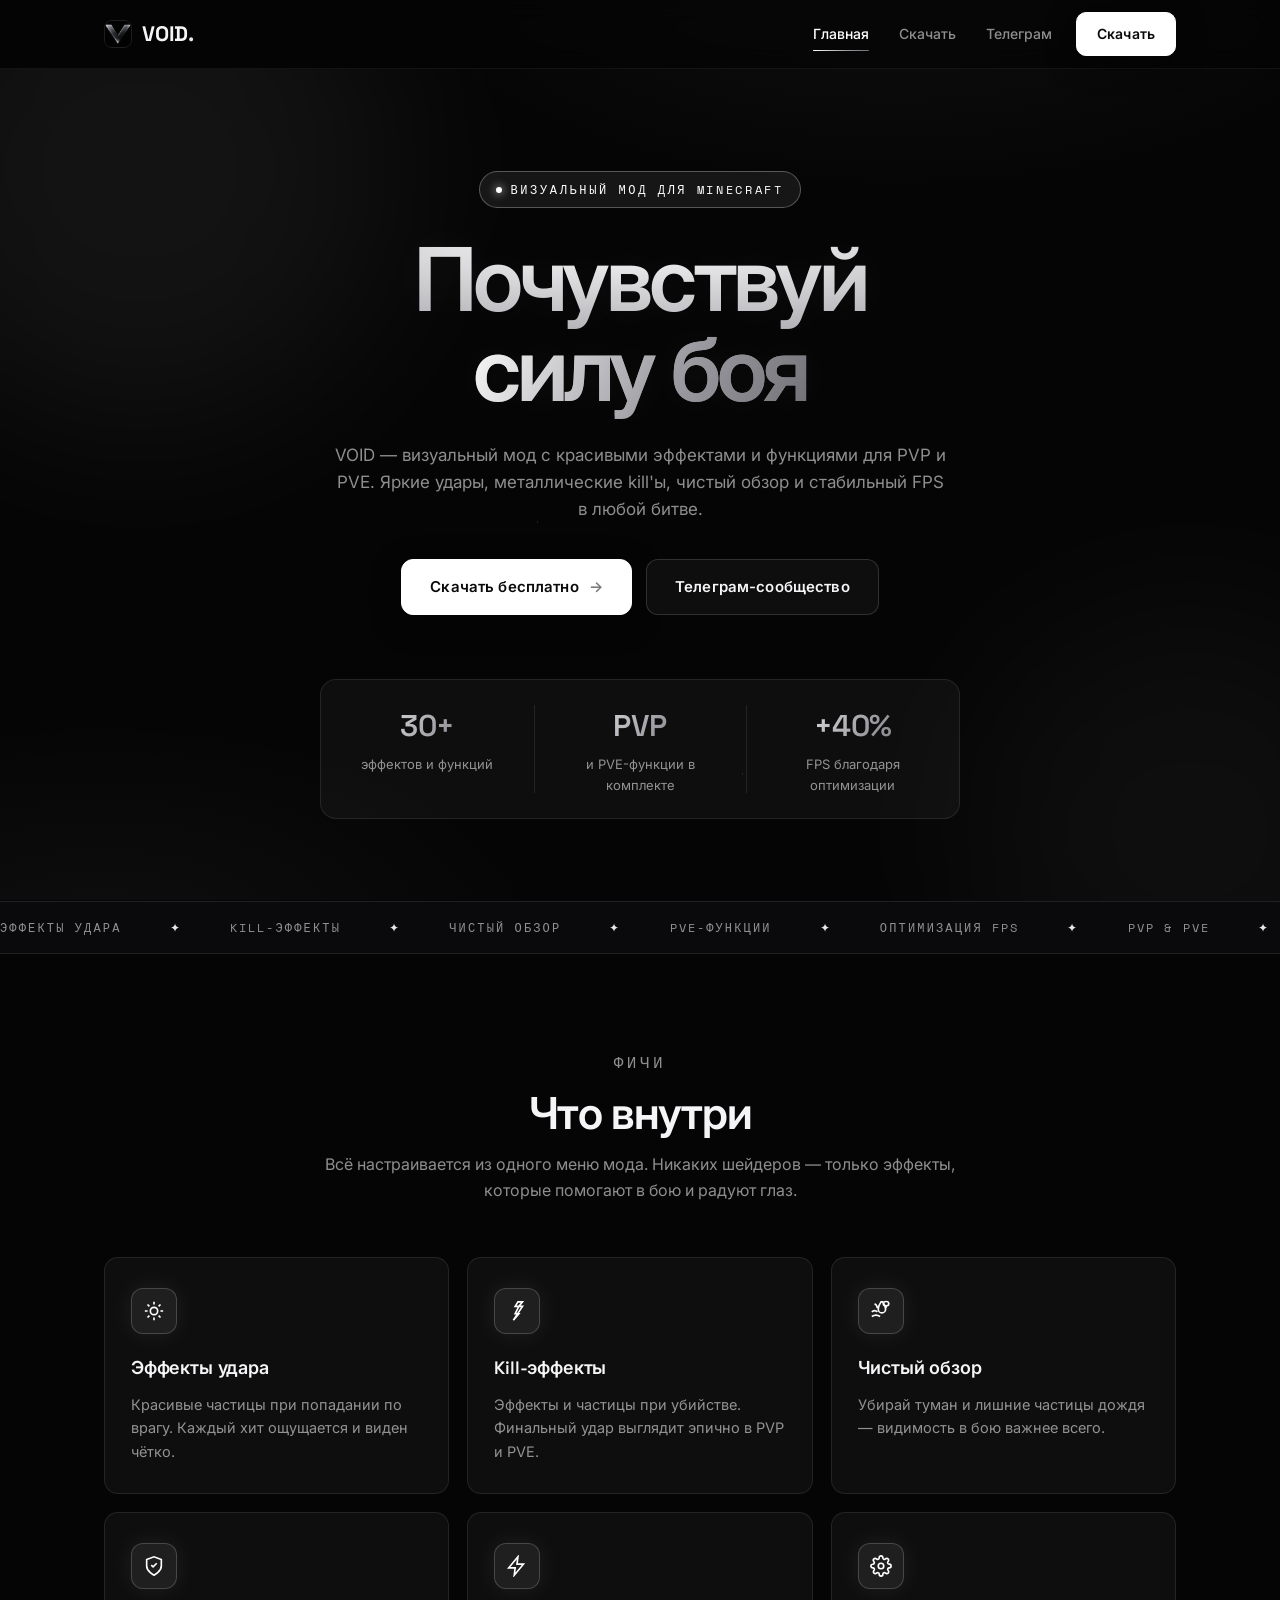
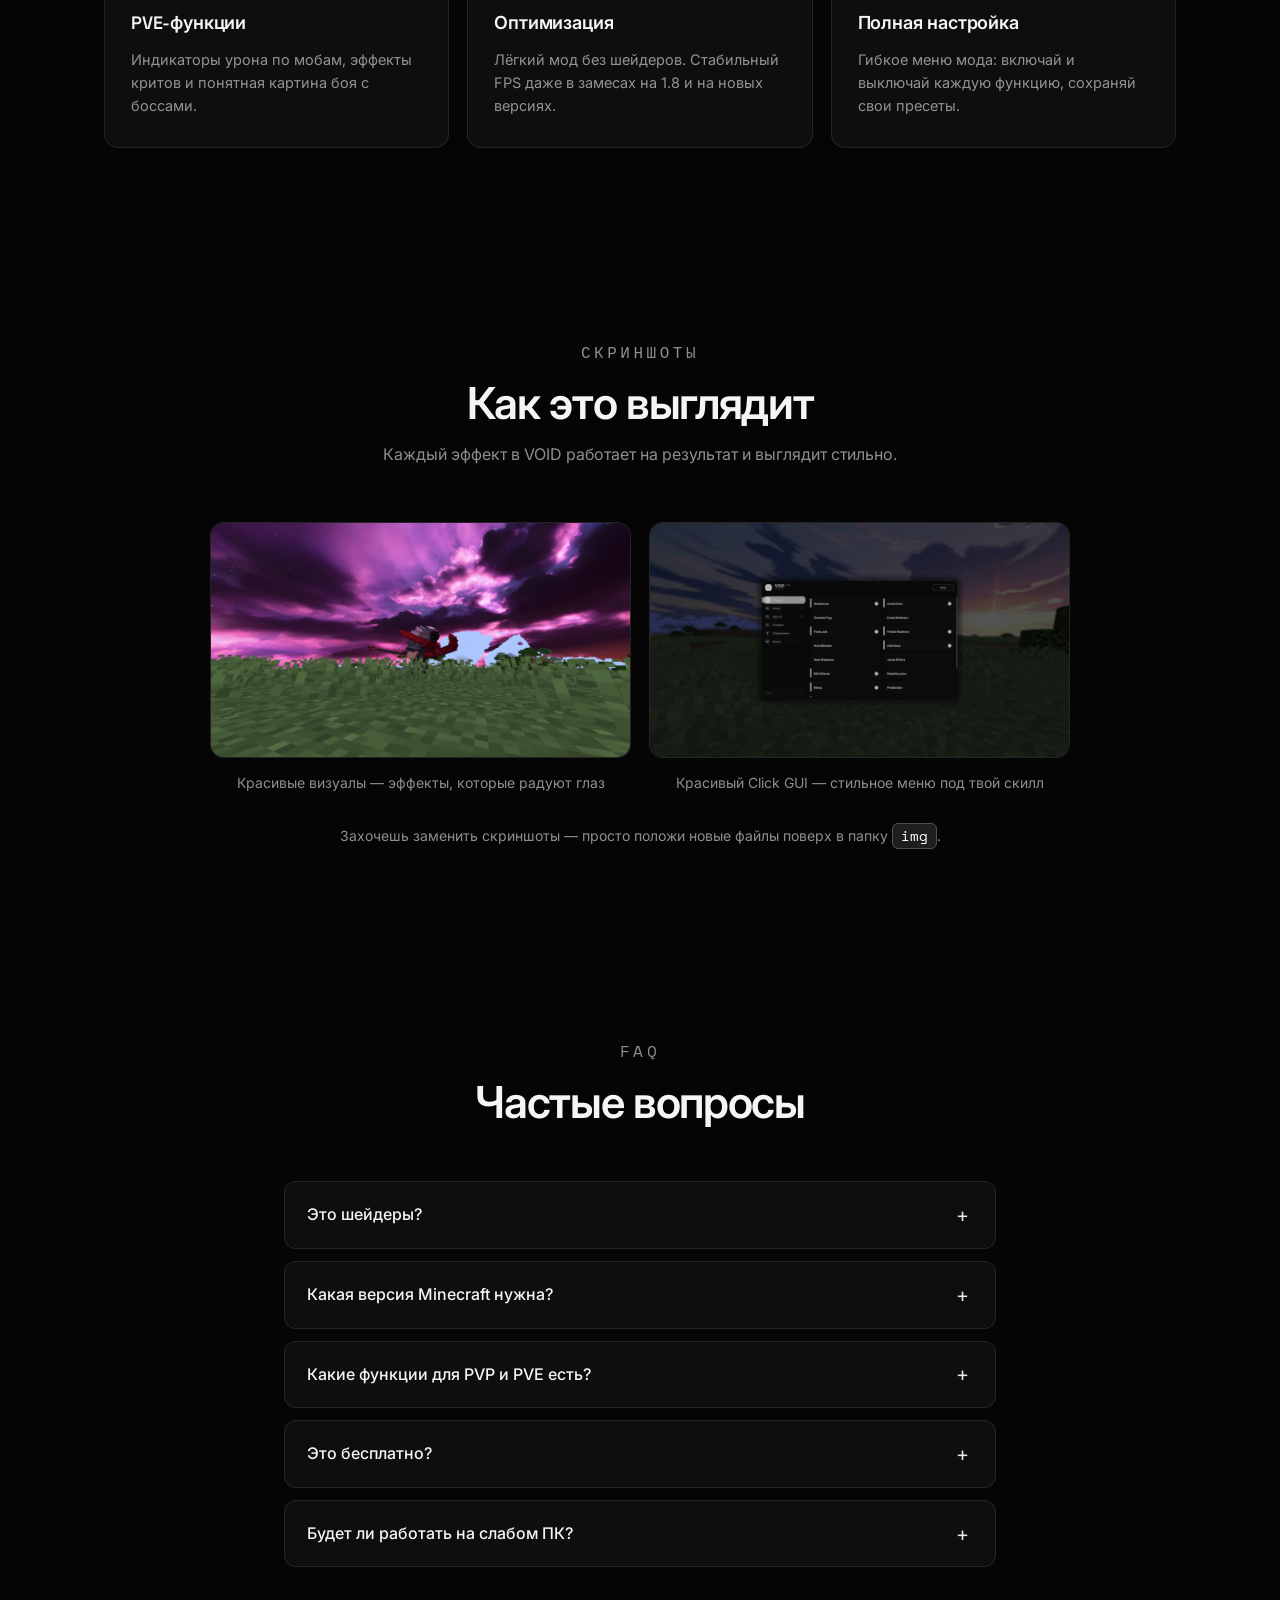
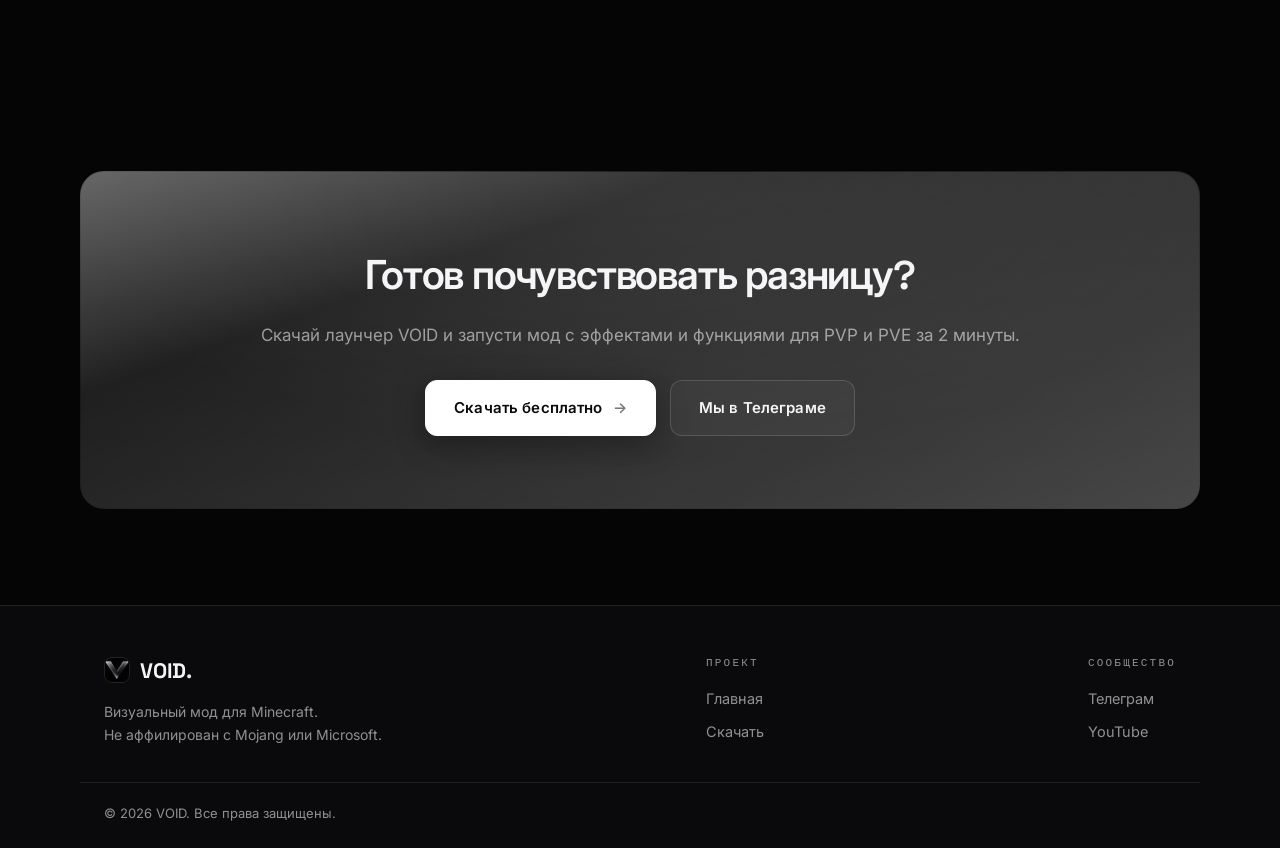
<file: index.html>
<!DOCTYPE html>
<html lang="ru">
<head>
  <meta charset="UTF-8">
  <meta name="viewport" content="width=device-width, initial-scale=1.0">
  <title>VOID — Визуальный мод для Minecraft</title>
  <meta name="description" content="VOID — визуальный мод для Minecraft с красивыми эффектами и функциями для PVP и PVE. Скачай лаунчер и почувствуй разницу в бою.">
  <link rel="icon" type="image/svg+xml" href="data:image/svg+xml,%3Csvg xmlns='http://www.w3.org/2000/svg' viewBox='0 0 32 32'%3E%3Crect width='32' height='32' rx='6' fill='%23ffffff'/%3E%3Ccircle cx='16' cy='16' r='7' fill='%230a0a0a'/%3E%3C/svg%3E">
  <link rel="preconnect" href="https://fonts.googleapis.com">
  <link rel="preconnect" href="https://fonts.gstatic.com" crossorigin>
  <link href="https://fonts.googleapis.com/css2?family=Inter:wght@400;500;600;700&family=Space+Grotesk:wght@500;600;700&family=Space+Mono:wght@400;700&display=swap" rel="stylesheet">
  <link rel="stylesheet" href="css/style.css">
</head>
<body>

  <div class="stars" aria-hidden="true"></div>

  <header class="nav">
    <div class="container nav__inner">
      <a href="index.html" class="logo">
        <img src="img/logo.png" alt="VOID logo" class="logo__img">
        <span>VOID<span class="logo__dot">.</span></span>
      </a>
      <nav class="nav__links">
        <a href="index.html" class="nav__link active">Главная</a>
        <a href="download.html" class="nav__link">Скачать</a>
        <a href="https://t.me/OrbitClient12" target="_blank" rel="noopener" class="nav__link">Телеграм</a>
      </nav>
      <a href="download.html" class="btn btn--small">Скачать</a>
      <button class="burger" id="burger" aria-label="Меню">
        <span></span><span></span><span></span>
      </button>
    </div>
    <div class="nav__mobile" id="mobileMenu">
      <a href="index.html">Главная</a>
      <a href="download.html">Скачать</a>
      <a href="https://t.me/OrbitClient12" target="_blank" rel="noopener">Телеграм</a>
    </div>
  </header>

  <main>
    <section class="hero">
      <div class="hero__orb hero__orb--1" aria-hidden="true"></div>
      <div class="hero__orb hero__orb--2" aria-hidden="true"></div>
      <div class="container hero__inner">
        <p class="hero__tag reveal">ВИЗУАЛЬНЫЙ МОД ДЛЯ MINECRAFT</p>
        <h1 class="hero__title reveal">Почувствуй<br><span class="gradient-text">силу боя</span></h1>
        <p class="hero__sub reveal">
          VOID — визуальный мод с красивыми эффектами и функциями для PVP и PVE.
          Яркие удары, металлические kill'ы, чистый обзор и стабильный FPS в любой битве.
        </p>
        <div class="hero__actions reveal">
          <a href="download.html" class="btn">Скачать бесплатно<span class="btn__arrow">→</span></a>
          <a href="https://t.me/OrbitClient12" target="_blank" rel="noopener" class="btn btn--ghost">Телеграм-сообщество</a>
        </div>
        <div class="hero__stats reveal">
          <div class="stat">
            <span class="stat__num">30+</span>
            <span class="stat__label">эффектов и функций</span>
          </div>
          <div class="stat">
            <span class="stat__num">PVP</span>
            <span class="stat__label">и PVE-функции в комплекте</span>
          </div>
          <div class="stat">
            <span class="stat__num">+40%</span>
            <span class="stat__label">FPS благодаря оптимизации</span>
          </div>
        </div>
      </div>
    </section>

    <div class="marquee" aria-hidden="true">
      <div class="marquee__track">
        <span>Эффекты удара</span><span>Kill-эффекты</span><span>Чистый обзор</span><span>PVE-функции</span><span>Оптимизация FPS</span><span>PVP &amp; PVE</span><span>Полная настройка</span>
        <span>Эффекты удара</span><span>Kill-эффекты</span><span>Чистый обзор</span><span>PVE-функции</span><span>Оптимизация FPS</span><span>PVP &amp; PVE</span><span>Полная настройка</span>
      </div>
    </div>

    <section class="section features">
      <div class="container">
        <div class="section__head reveal">
          <p class="section__eyebrow">Фичи</p>
          <h2>Что внутри</h2>
          <p>Всё настраивается из одного меню мода. Никаких шейдеров — только эффекты, которые помогают в бою и радуют глаз.</p>
        </div>
        <div class="grid">
          <article class="card reveal">
            <div class="card__icon">
              <svg viewBox="0 0 24 24" fill="none" stroke="currentColor" stroke-width="1.8"><circle cx="12" cy="12" r="4"/><path d="M12 2v3M12 19v3M2 12h3M19 12h3M4.9 4.9l2.1 2.1M17 17l2.1 2.1M19.1 4.9L17 7M7 17l-2.1 2.1"/></svg>
            </div>
            <h3>Эффекты удара</h3>
            <p>Красивые частицы при попадании по врагу. Каждый хит ощущается и виден чётко.</p>
          </article>
          <article class="card reveal">
            <div class="card__icon">
              <svg viewBox="0 0 24 24" fill="none" stroke="currentColor" stroke-width="1.8"><path d="m13 2-3 5h4l-4 8h4l-6 7 10-15h-4l4-5z"/></svg>
            </div>
            <h3>Kill-эффекты</h3>
            <p>Эффекты и частицы при убийстве. Финальный удар выглядит эпично в PVP и PVE.</p>
          </article>
          <article class="card reveal">
            <div class="card__icon">
              <svg viewBox="0 0 24 24" fill="none" stroke="currentColor" stroke-width="1.8"><ellipse cx="17.5" cy="4" rx="3" ry="2.4"/><path d="M17.5 6.4V9M12 2c-2 3-3 5-3 8a4 4 0 0 0 8 0c0-3-1-5-3-8zM2 13c2-2 4-2 6 0M2 18c3-2 6-2 9 0"/><path d="M5 4c2 1 3 3 3 5"/></svg>
            </div>
            <h3>Чистый обзор</h3>
            <p>Убирай туман и лишние частицы дождя — видимость в бою важнее всего.</p>
          </article>
          <article class="card reveal">
            <div class="card__icon">
              <svg viewBox="0 0 24 24" fill="none" stroke="currentColor" stroke-width="1.8"><path d="M12 22s8-4 8-10V5l-8-3-8 3v7c0 6 8 10 8 10z"/><path d="M9 11l2 2 4-4"/></svg>
            </div>
            <h3>PVE-функции</h3>
            <p>Индикаторы урона по мобам, эффекты критов и понятная картина боя с боссами.</p>
          </article>
          <article class="card reveal">
            <div class="card__icon">
              <svg viewBox="0 0 24 24" fill="none" stroke="currentColor" stroke-width="1.8"><path d="M13 2 3 14h7l-1 8 10-12h-7l1-8z"/></svg>
            </div>
            <h3>Оптимизация</h3>
            <p>Лёгкий мод без шейдеров. Стабильный FPS даже в замесах на 1.8 и на новых версиях.</p>
          </article>
          <article class="card reveal">
            <div class="card__icon">
              <svg viewBox="0 0 24 24" fill="none" stroke="currentColor" stroke-width="1.8"><circle cx="12" cy="12" r="3"/><path d="M19.4 15a1.65 1.65 0 0 0 .33 1.82l.06.06a2 2 0 1 1-2.83 2.83l-.06-.06a1.65 1.65 0 0 0-1.82-.33 1.65 1.65 0 0 0-1 1.51V21a2 2 0 1 1-4 0v-.09A1.65 1.65 0 0 0 9 19.4a1.65 1.65 0 0 0-1.82.33l-.06.06a2 2 0 1 1-2.83-2.83l.06-.06a1.65 1.65 0 0 0 .33-1.82 1.65 1.65 0 0 0-1.51-1H3a2 2 0 1 1 0-4h.09A1.65 1.65 0 0 0 4.6 9a1.65 1.65 0 0 0-.33-1.82l-.06-.06a2 2 0 1 1 2.83-2.83l.06.06a1.65 1.65 0 0 0 1.82.33H9a1.65 1.65 0 0 0 1-1.51V3a2 2 0 1 1 4 0v.09a1.65 1.65 0 0 0 1 1.51 1.65 1.65 0 0 0 1.82-.33l.06-.06a2 2 0 1 1 2.83 2.83l-.06.06a1.65 1.65 0 0 0-.33 1.82V9a1.65 1.65 0 0 0 1.51 1H21a2 2 0 1 1 0 4h-.09a1.65 1.65 0 0 0-1.51 1z"/></svg>
            </div>
            <h3>Полная настройка</h3>
            <p>Гибкое меню мода: включай и выключай каждую функцию, сохраняй свои пресеты.</p>
          </article>
        </div>
      </div>
    </section>

    <section class="section showcase">
      <div class="container">
        <div class="section__head reveal">
          <p class="section__eyebrow">Скриншоты</p>
          <h2>Как это выглядит</h2>
          <p>Каждый эффект в VOID работает на результат и выглядит стильно.</p>
        </div>
        <div class="shots shots--two">
          <figure class="shot reveal">
            <div class="shot__img">
              <img src="img/visuals.png" alt="Красивые визуалы VOID" class="shot__ph img">
            </div>
            <figcaption>Красивые визуалы — эффекты, которые радуют глаз</figcaption>
          </figure>
          <figure class="shot reveal">
            <div class="shot__img">
              <img src="img/click-gui.png" alt="Красивый Click GUI VOID" class="shot__ph img">
            </div>
            <figcaption>Красивый Click GUI — стильное меню под твой скилл</figcaption>
          </figure>
        </div>
        <p class="note reveal">Захочешь заменить скриншоты — просто положи новые файлы поверх в папку <code>img</code>.</p>
      </div>
    </section>

    <section class="section faq">
      <div class="container container--narrow">
        <div class="section__head reveal">
          <p class="section__eyebrow">FAQ</p>
          <h2>Частые вопросы</h2>
        </div>
        <div class="acc">
          <details class="acc__item reveal">
            <summary>Это шейдеры?</summary>
            <p>Нет. VOID — это мод с визуальными эффектами и функциями для PVP/PVE. Он не нагружает видеокарту шейдерами и работает даже на слабых ПК.</p>
          </details>
          <details class="acc__item reveal">
            <summary>Какая версия Minecraft нужна?</summary>
            <p>VOID работает на популярных версиях для PVP. Все сборки проверяются в лаунчере VOID, так что просто запусти и играй.</p>
          </details>
          <details class="acc__item reveal">
            <summary>Какие функции для PVP и PVE есть?</summary>
            <p>Эффекты удара и kill'ов, чистый обзор без тумана, индикаторы урона по мобам, эффекты критов и многое другое. Всё настраивается в меню мода.</p>
          </details>
          <details class="acc__item reveal">
            <summary>Это бесплатно?</summary>
            <p>Да. Мод, лаунчер и все обновления полностью бесплатны. Поддержать проект можно в Телеграме.</p>
          </details>
          <details class="acc__item reveal">
            <summary>Будет ли работать на слабом ПК?</summary>
            <p>Да, это лёгкий мод. А если у тебя старый ПК, в настройках есть режим «Жёсткая оптимизация» для ещё большего FPS.</p>
          </details>
        </div>
      </div>
    </section>

    <section class="section cta">
      <div class="container cta__inner reveal">
        <h2>Готов почувствовать разницу?</h2>
        <p>Скачай лаунчер VOID и запусти мод с эффектами и функциями для PVP и PVE за 2 минуты.</p>
        <div class="hero__actions">
          <a href="download.html" class="btn">Скачать бесплатно<span class="btn__arrow">→</span></a>
          <a href="https://t.me/OrbitClient12" target="_blank" rel="noopener" class="btn btn--ghost">Мы в Телеграме</a>
        </div>
      </div>
    </section>
  </main>

  <footer class="footer">
    <div class="container footer__inner">
      <div>
        <a href="index.html" class="logo">
          <img src="img/logo.png" alt="VOID logo" class="logo__img logo__img--sm">
          <span>VOID<span class="logo__dot">.</span></span>
        </a>
        <p class="footer__text">Визуальный мод для Minecraft.<br>Не аффилирован с Mojang или Microsoft.</p>
      </div>
      <div class="footer__col">
        <h4>Проект</h4>
        <a href="index.html">Главная</a>
        <a href="download.html">Скачать</a>
      </div>
      <div class="footer__col">
        <h4>Сообщество</h4>
        <a href="https://t.me/OrbitClient12" target="_blank" rel="noopener">Телеграм</a>
        <a href="https://youtube.com" target="_blank" rel="noopener">YouTube</a>
      </div>
    </div>
    <div class="container footer__bottom">
      <span>© 2026 VOID. Все права защищены.</span>
    </div>
  </footer>

  <script src="js/main.js"></script>
</body>
</html>
</file>
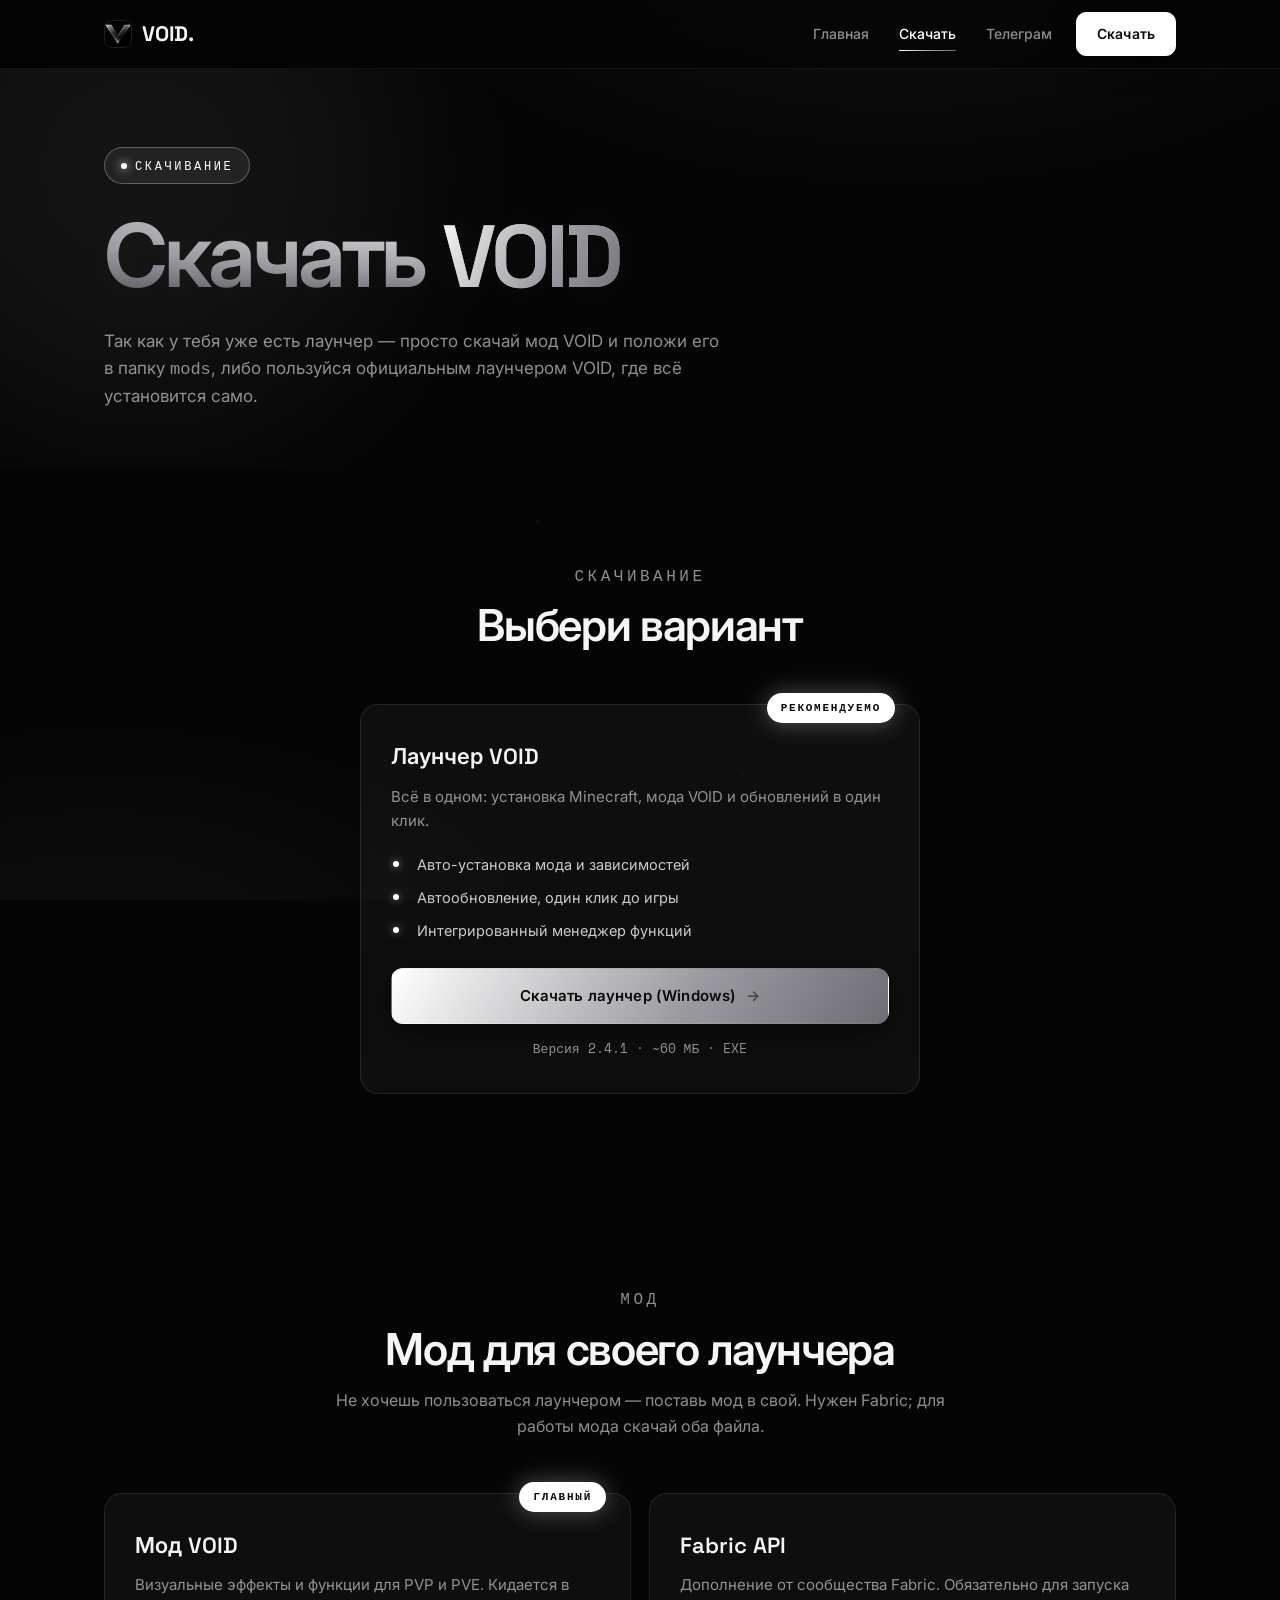
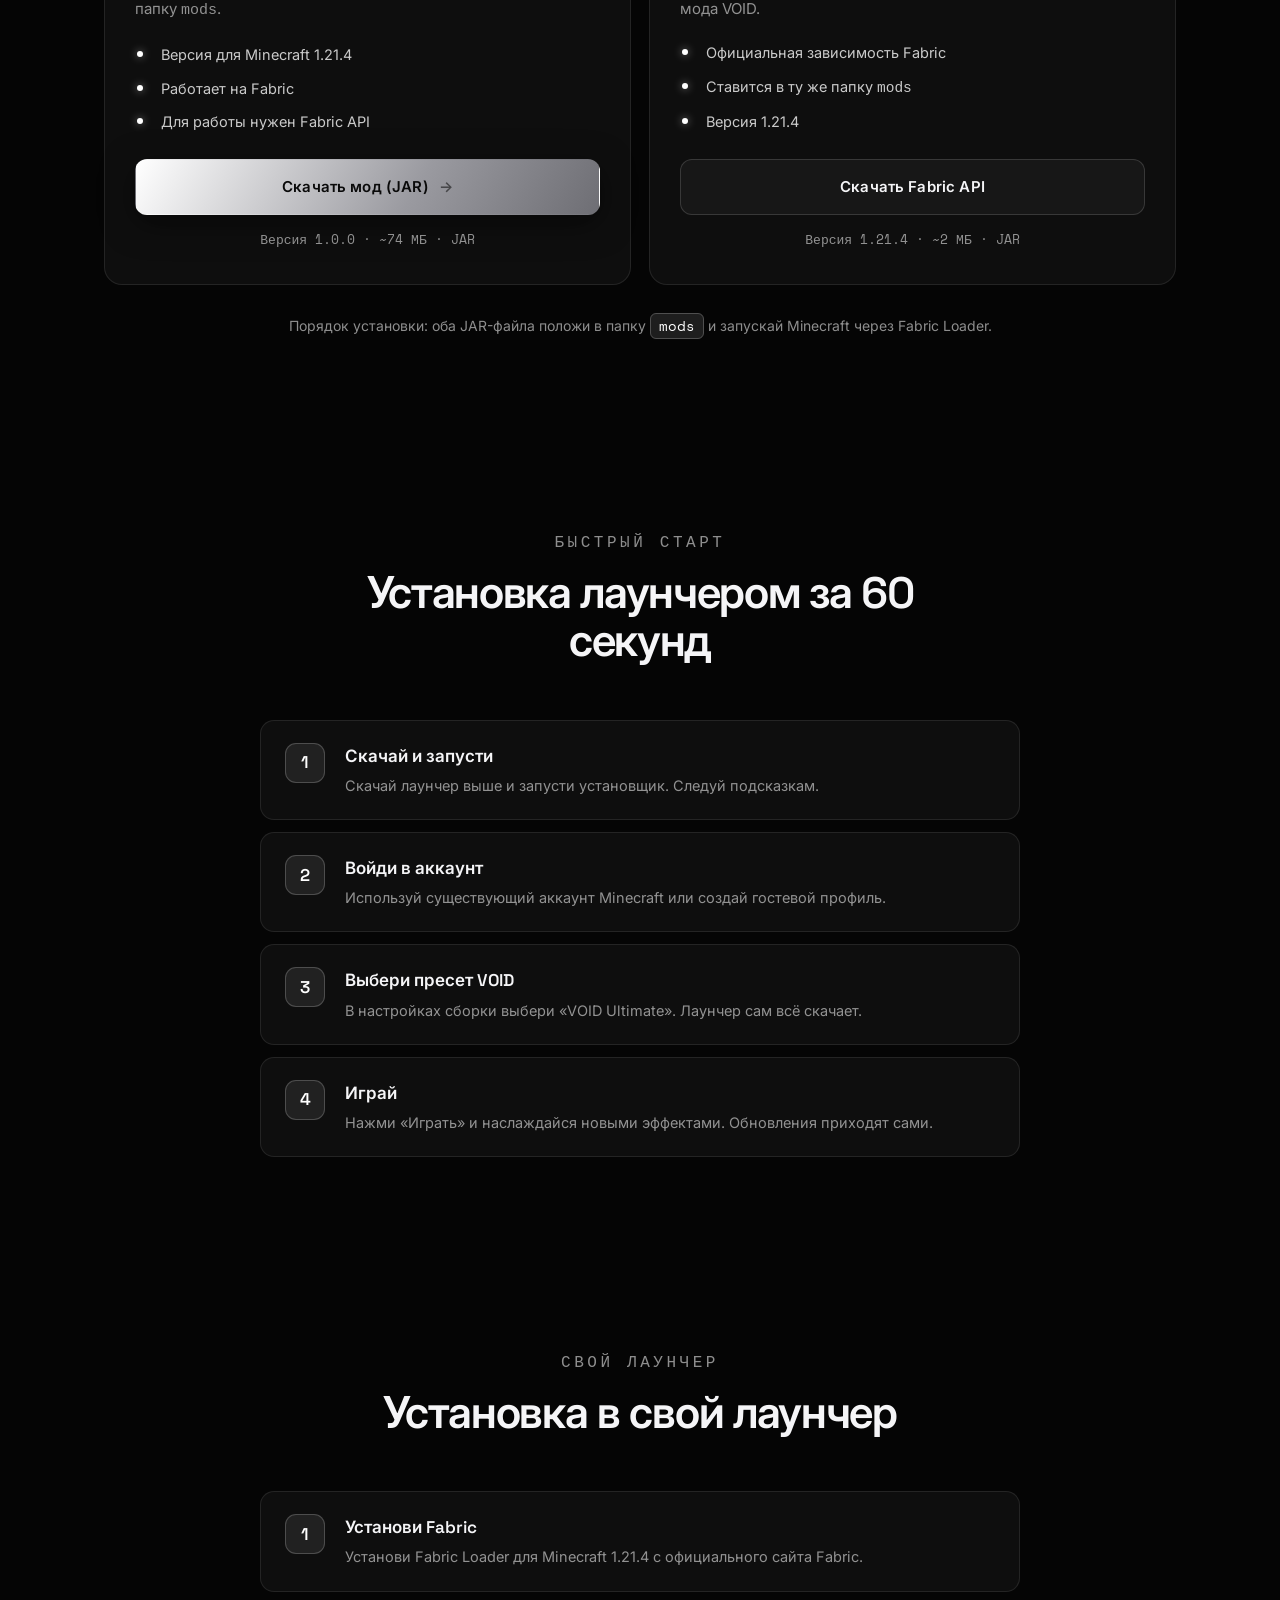
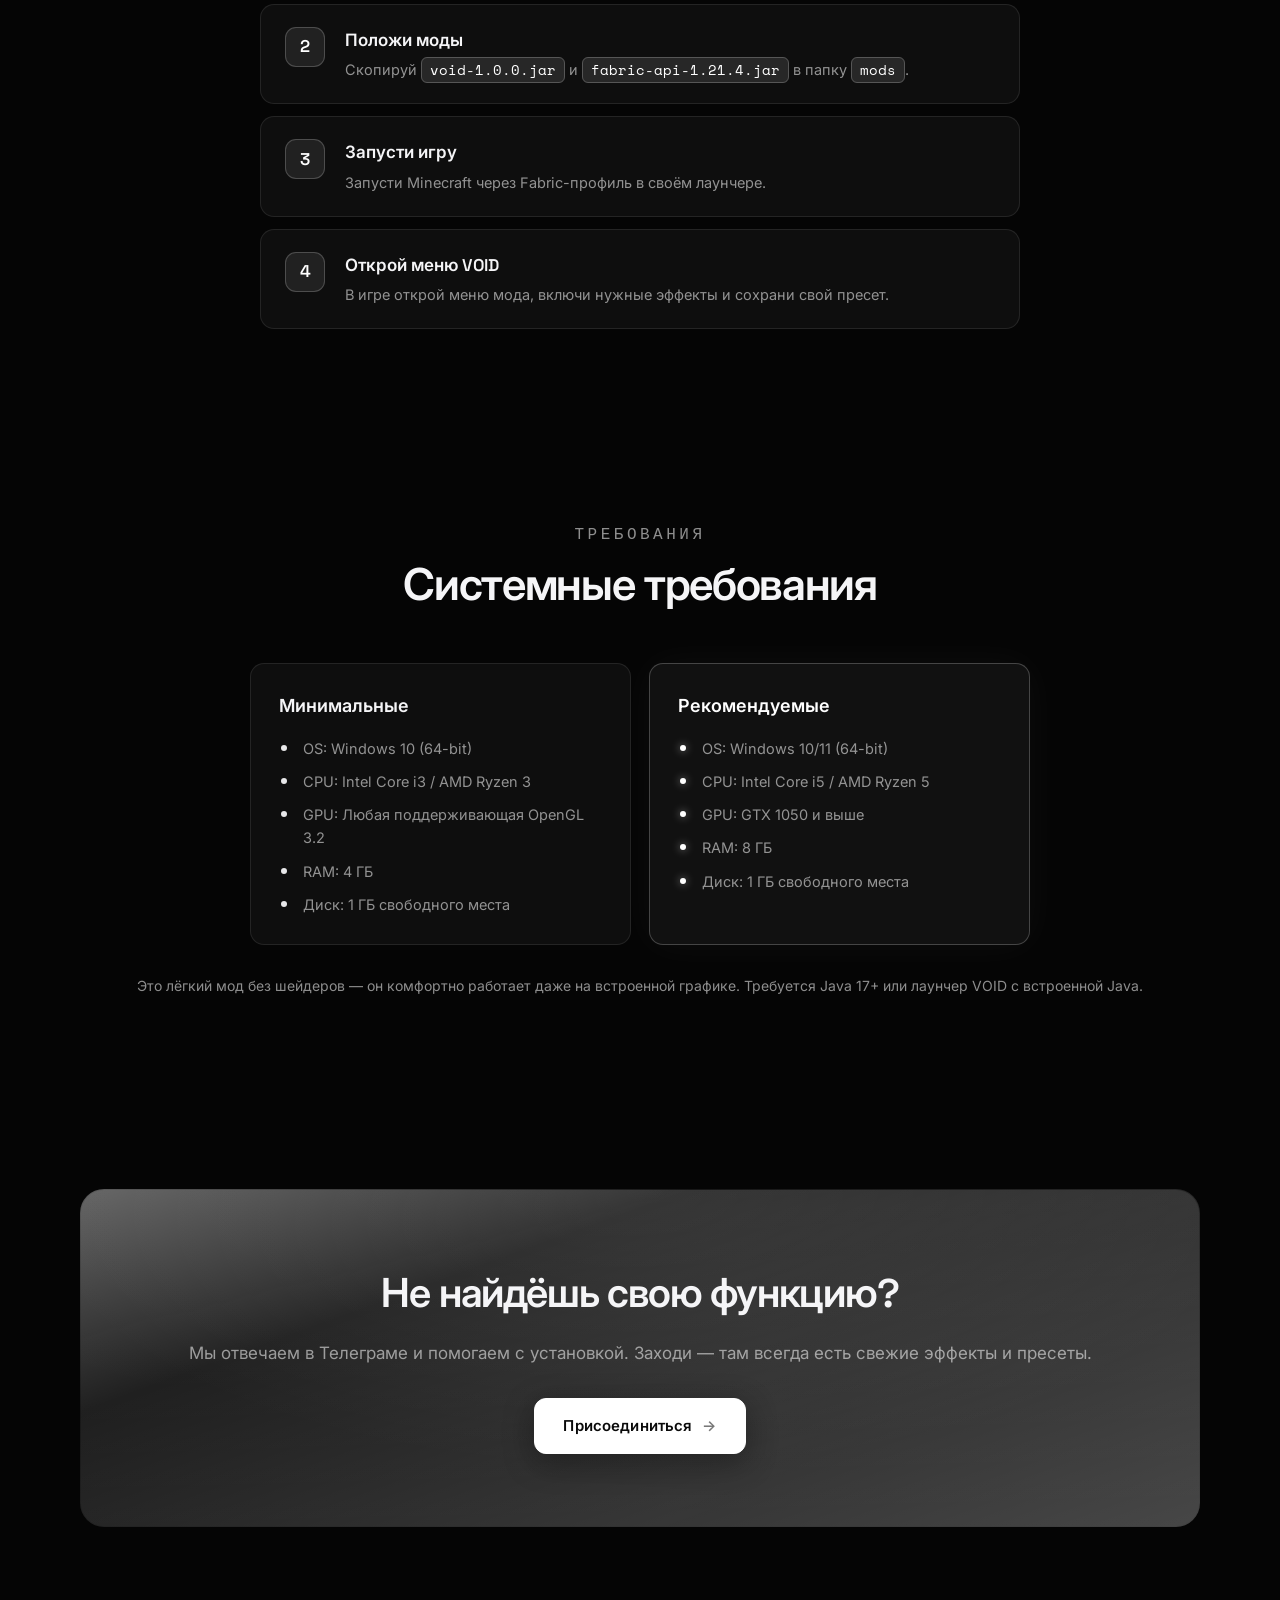
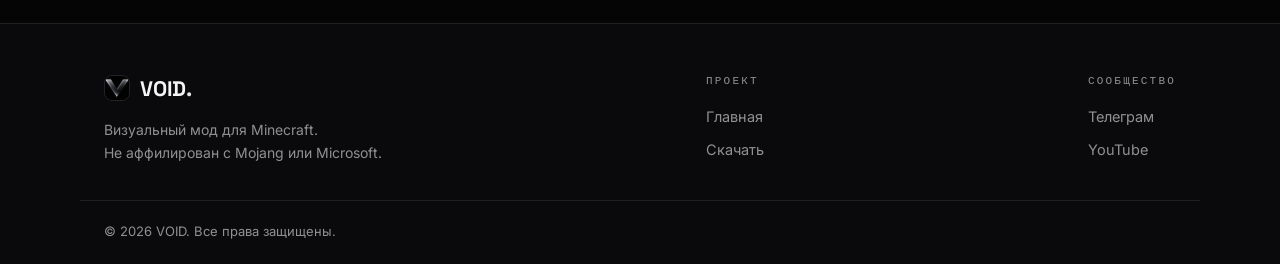
<file: download.html>
<!DOCTYPE html>
<html lang="ru">
<head>
  <meta charset="UTF-8">
  <meta name="viewport" content="width=device-width, initial-scale=1.0">
  <title>Скачать — VOID</title>
  <meta name="description" content="Скачать лаунчер VOID бесплатно. Визуальный мод для Minecraft с эффектами и функциями для PVP и PVE. Системные требования и инструкция по установке.">
  <link rel="icon" type="image/svg+xml" href="data:image/svg+xml,%3Csvg xmlns='http://www.w3.org/2000/svg' viewBox='0 0 32 32'%3E%3Crect width='32' height='32' rx='6' fill='%23ffffff'/%3E%3Ccircle cx='16' cy='16' r='7' fill='%230a0a0a'/%3E%3C/svg%3E">
  <link rel="preconnect" href="https://fonts.googleapis.com">
  <link rel="preconnect" href="https://fonts.gstatic.com" crossorigin>
  <link href="https://fonts.googleapis.com/css2?family=Inter:wght@400;500;600;700&family=Space+Grotesk:wght@500;600;700&family=Space+Mono:wght@400;700&display=swap" rel="stylesheet">
  <link rel="stylesheet" href="css/style.css">
</head>
<body>

  <div class="stars" aria-hidden="true"></div>

  <header class="nav">
    <div class="container nav__inner">
      <a href="index.html" class="logo">
        <img src="img/logo.png" alt="VOID logo" class="logo__img">
        <span>VOID<span class="logo__dot">.</span></span>
      </a>
      <nav class="nav__links">
        <a href="index.html" class="nav__link">Главная</a>
        <a href="download.html" class="nav__link active">Скачать</a>
        <a href="https://t.me/OrbitClient12" target="_blank" rel="noopener" class="nav__link">Телеграм</a>
      </nav>
      <a href="download.html" class="btn btn--small">Скачать</a>
      <button class="burger" id="burger" aria-label="Меню">
        <span></span><span></span><span></span>
      </button>
    </div>
    <div class="nav__mobile" id="mobileMenu">
      <a href="index.html">Главная</a>
      <a href="download.html">Скачать</a>
      <a href="https://t.me/OrbitClient12" target="_blank" rel="noopener">Телеграм</a>
    </div>
  </header>

  <main>
    <section class="hero hero--small">
      <div class="hero__orb hero__orb--1" aria-hidden="true"></div>
      <div class="container hero__inner">
        <p class="hero__tag reveal">СКАЧИВАНИЕ</p>
        <h1 class="hero__title reveal">Скачать <span class="gradient-text">VOID</span></h1>
        <p class="hero__sub reveal">
          Так как у тебя уже есть лаунчер — просто скачай мод VOID и положи его в папку
          <code>mods</code>, либо пользуйся официальным лаунчером VOID, где всё установится само.
        </p>
      </div>
    </section>

    <section class="section">
      <div class="container">
        <div class="section__head reveal">
          <p class="section__eyebrow">Скачивание</p>
          <h2>Выбери вариант</h2>
        </div>
        <div class="dl dl--single">
          <article class="dl__card reveal">
            <span class="dl__badge">РЕКОМЕНДУЕМО</span>
            <h3>Лаунчер VOID</h3>
            <p>Всё в одном: установка Minecraft, мода VOID и обновлений в один клик.</p>
            <ul class="dl__list">
              <li>Авто-установка мода и зависимостей</li>
              <li>Автообновление, один клик до игры</li>
              <li>Интегрированный менеджер функций</li>
            </ul>
            <a href="downloads/VoidLauncher.exe" download="VoidLauncher.exe" class="btn btn--accent btn--block">Скачать лаунчер (Windows)<span class="btn__arrow">→</span></a>
            <span class="dl__meta">Версия 2.4.1 · ~60 МБ · EXE</span>
          </article>
        </div>
      </div>
    </section>

    <section class="section">
      <div class="container">
        <div class="section__head reveal">
          <p class="section__eyebrow">Мод</p>
          <h2>Мод для своего лаунчера</h2>
          <p>Не хочешь пользоваться лаунчером — поставь мод в свой. Нужен Fabric; для работы мода скачай оба файла.</p>
        </div>
        <div class="dl">
          <article class="dl__card reveal">
            <span class="dl__badge">ГЛАВНЫЙ</span>
            <h3>Мод VOID</h3>
            <p>Визуальные эффекты и функции для PVP и PVE. Кидается в папку <code>mods</code>.</p>
            <ul class="dl__list">
              <li>Версия для Minecraft 1.21.4</li>
              <li>Работает на Fabric</li>
              <li>Для работы нужен Fabric API</li>
            </ul>
            <a href="downloads/void-1.0.0.jar" download="void-1.0.0.jar" class="btn btn--accent btn--block">Скачать мод (JAR)<span class="btn__arrow">→</span></a>
            <span class="dl__meta">Версия 1.0.0 · ~74 МБ · JAR</span>
          </article>
          <article class="dl__card reveal">
            <h3>Fabric API</h3>
            <p>Дополнение от сообщества Fabric. Обязательно для запуска мода VOID.</p>
            <ul class="dl__list">
              <li>Официальная зависимость Fabric</li>
              <li>Ставится в ту же папку <code>mods</code></li>
              <li>Версия 1.21.4</li>
            </ul>
            <a href="downloads/fabric-api-1.21.4.jar" download="fabric-api-1.21.4.jar" class="btn btn--ghost btn--block">Скачать Fabric API</a>
            <span class="dl__meta">Версия 1.21.4 · ~2 МБ · JAR</span>
          </article>
        </div>
        <p class="note reveal">Порядок установки: оба JAR-файла положи в папку <code>mods</code> и запускай Minecraft через Fabric Loader.</p>
      </div>
    </section>

    <section class="section">
      <div class="container">
        <div class="section__head reveal">
          <p class="section__eyebrow">Быстрый старт</p>
          <h2>Установка лаунчером за 60 секунд</h2>
        </div>
        <ol class="steps">
          <li class="reveal">
            <span class="step__num">1</span>
            <div><h3>Скачай и запусти</h3><p>Скачай лаунчер выше и запусти установщик. Следуй подсказкам.</p></div>
          </li>
          <li class="reveal">
            <span class="step__num">2</span>
            <div><h3>Войди в аккаунт</h3><p>Используй существующий аккаунт Minecraft или создай гостевой профиль.</p></div>
          </li>
          <li class="reveal">
            <span class="step__num">3</span>
            <div><h3>Выбери пресет VOID</h3><p>В настройках сборки выбери «VOID Ultimate». Лаунчер сам всё скачает.</p></div>
          </li>
          <li class="reveal">
            <span class="step__num">4</span>
            <div><h3>Играй</h3><p>Нажми «Играть» и наслаждайся новыми эффектами. Обновления приходят сами.</p></div>
          </li>
        </ol>
      </div>
    </section>

    <section class="section">
      <div class="container">
        <div class="section__head reveal">
          <p class="section__eyebrow">Свой лаунчер</p>
          <h2>Установка в свой лаунчер</h2>
        </div>
        <ol class="steps">
          <li class="reveal">
            <span class="step__num">1</span>
            <div><h3>Установи Fabric</h3><p>Установи Fabric Loader для Minecraft 1.21.4 с официального сайта Fabric.</p></div>
          </li>
          <li class="reveal">
            <span class="step__num">2</span>
            <div><h3>Положи моды</h3><p>Скопируй <code>void-1.0.0.jar</code> и <code>fabric-api-1.21.4.jar</code> в папку <code>mods</code>.</p></div>
          </li>
          <li class="reveal">
            <span class="step__num">3</span>
            <div><h3>Запусти игру</h3><p>Запусти Minecraft через Fabric-профиль в своём лаунчере.</p></div>
          </li>
          <li class="reveal">
            <span class="step__num">4</span>
            <div><h3>Открой меню VOID</h3><p>В игре открой меню мода, включи нужные эффекты и сохрани свой пресет.</p></div>
          </li>
        </ol>
      </div>
    </section>

    <section class="section">
      <div class="container">
        <div class="section__head reveal">
          <p class="section__eyebrow">Требования</p>
          <h2>Системные требования</h2>
        </div>
        <div class="req">
          <div class="req__col reveal">
            <h3>Минимальные</h3>
            <ul>
              <li>OS: Windows 10 (64-bit)</li>
              <li>CPU: Intel Core i3 / AMD Ryzen 3</li>
              <li>GPU: Любая поддерживающая OpenGL 3.2</li>
              <li>RAM: 4 ГБ</li>
              <li>Диск: 1 ГБ свободного места</li>
            </ul>
          </div>
          <div class="req__col req__col--acc reveal">
            <h3>Рекомендуемые</h3>
            <ul>
              <li>OS: Windows 10/11 (64-bit)</li>
              <li>CPU: Intel Core i5 / AMD Ryzen 5</li>
              <li>GPU: GTX 1050 и выше</li>
              <li>RAM: 8 ГБ</li>
              <li>Диск: 1 ГБ свободного места</li>
            </ul>
          </div>
        </div>
        <p class="note reveal">Это лёгкий мод без шейдеров — он комфортно работает даже на встроенной графике. Требуется Java 17+ или лаунчер VOID с встроенной Java.</p>
      </div>
    </section>

    <section class="section cta">
      <div class="container cta__inner reveal">
        <h2>Не найдёшь свою функцию?</h2>
        <p>Мы отвечаем в Телеграме и помогаем с установкой. Заходи — там всегда есть свежие эффекты и пресеты.</p>
        <a href="https://t.me/OrbitClient12" target="_blank" rel="noopener" class="btn">Присоединиться<span class="btn__arrow">→</span></a>
      </div>
    </section>
  </main>

  <footer class="footer">
    <div class="container footer__inner">
      <div>
        <a href="index.html" class="logo">
          <img src="img/logo.png" alt="VOID logo" class="logo__img logo__img--sm">
          <span>VOID<span class="logo__dot">.</span></span>
        </a>
        <p class="footer__text">Визуальный мод для Minecraft.<br>Не аффилирован с Mojang или Microsoft.</p>
      </div>
      <div class="footer__col">
        <h4>Проект</h4>
        <a href="index.html">Главная</a>
        <a href="download.html">Скачать</a>
      </div>
      <div class="footer__col">
        <h4>Сообщество</h4>
        <a href="https://t.me/OrbitClient12" target="_blank" rel="noopener">Телеграм</a>
        <a href="https://youtube.com" target="_blank" rel="noopener">YouTube</a>
      </div>
    </div>
    <div class="container footer__bottom">
      <span>© 2026 VOID. Все права защищены.</span>
    </div>
  </footer>

  <script src="js/main.js"></script>
</body>
</html>
</file>
<file: css/style.css>
:root {
  --bg: #050505;
  --bg-soft: #0a0a0c;
  --panel: rgba(255, 255, 255, 0.04);
  --panel-2: rgba(255, 255, 255, 0.07);
  --border: rgba(255, 255, 255, 0.09);
  --border-strong: rgba(255, 255, 255, 0.17);
  --text: #f5f5f7;
  --dim: rgba(255, 255, 255, 0.55);
  --dim-2: rgba(255, 255, 255, 0.78);
  --accent: #e8e8ea;
  --accent-deep: #9a9aa0;
  --accent-cyan: #d4d4d8;
  --glow: rgba(255, 255, 255, 0.35);
  --grad: linear-gradient(120deg, #ffffff 0%, #9a9aa0 60%, #6e6e74 100%);
  --radius: 14px;
  --max: 1120px;
  --font: "Inter", "Geist", system-ui, -apple-system, "Segoe UI", sans-serif;
  --font-display: "Space Grotesk", "Inter", system-ui, sans-serif;
  --mono: "Space Mono", ui-monospace, "Cascadia Mono", "SF Mono", monospace;
  --ease: cubic-bezier(0.22, 1, 0.36, 1);
}

* { margin: 0; padding: 0; box-sizing: border-box; }

html { scroll-behavior: smooth; }

body {
  font-family: var(--font);
  background: var(--bg);
  color: var(--text);
  line-height: 1.6;
  overflow-x: hidden;
  -webkit-font-smoothing: antialiased;
  text-rendering: optimizeLegibility;
}

::selection { background: var(--accent); color: #0a0a0a; }

a { color: inherit; text-decoration: none; }
img, svg { display: block; }

.container {
  width: 100%;
  max-width: var(--max);
  margin: 0 auto;
  padding: 0 24px;
}

.container--narrow { max-width: 760px; }

/* ---------- Ambient background ---------- */
.stars {
  position: fixed;
  inset: 0;
  z-index: -2;
  background:
    radial-gradient(60% 42% at 70% -8%, rgba(255, 255, 255, 0.05), transparent 70%),
    radial-gradient(50% 36% at 8% 105%, rgba(255, 255, 255, 0.04), transparent 70%),
    var(--bg);
}

.stars::before {
  content: "";
  position: absolute;
  inset: 0;
  background-image:
    radial-gradient(1px 1px at 22% 32%, rgba(255,255,255,0.8), transparent 50%),
    radial-gradient(1px 1px at 68% 12%, rgba(255,255,255,0.6), transparent 50%),
    radial-gradient(1.5px 1.5px at 42% 58%, rgba(255,255,255,0.6), transparent 50%),
    radial-gradient(1px 1px at 84% 44%, rgba(255,255,255,0.5), transparent 50%),
    radial-gradient(1px 1px at 12% 78%, rgba(255,255,255,0.6), transparent 50%),
    radial-gradient(1.5px 1.5px at 58% 86%, rgba(255,255,255,0.5), transparent 50%),
    radial-gradient(1px 1px at 92% 76%, rgba(255,255,255,0.4), transparent 50%),
    radial-gradient(1px 1px at 34% 92%, rgba(255,255,255,0.5), transparent 50%);
  animation: twinkle 7s ease-in-out infinite alternate;
  opacity: 0.6;
}

@keyframes twinkle {
  from { opacity: 0.35; }
  to { opacity: 0.8; }
}

/* ---------- Buttons ---------- */
.btn {
  display: inline-flex;
  align-items: center;
  justify-content: center;
  gap: 10px;
  padding: 15px 28px;
  border-radius: 12px;
  font-weight: 600;
  font-size: 15px;
  letter-spacing: 0.01em;
  cursor: pointer;
  background: #fff;
  color: #0a0a0a;
  border: 1px solid #fff;
  box-shadow: 0 1px 0 rgba(255,255,255,0.2) inset, 0 8px 30px rgba(0,0,0,0.35);
  transition: transform 0.2s var(--ease), background 0.2s var(--ease), box-shadow 0.2s var(--ease), color 0.2s var(--ease);
  white-space: nowrap;
}

.btn:hover { transform: translateY(-2px); background: #e8e8ea; box-shadow: 0 12px 36px rgba(0,0,0,0.45); }
.btn:active { transform: translateY(0); }

.btn .btn__arrow { opacity: 0.55; transition: opacity 0.2s, transform 0.3s var(--ease); }
.btn:hover .btn__arrow { opacity: 1; transform: translateX(3px); }

.btn--ghost {
  background: var(--panel);
  color: var(--text);
  border-color: rgba(255, 255, 255, 0.14);
  box-shadow: none;
}

.btn--ghost:hover { background: rgba(255,255,255,0.1); border-color: rgba(255,255,255,0.3); }

.btn--small { padding: 10px 20px; font-size: 14px; border-radius: 10px; }
.btn--block { width: 100%; }

.btn--accent {
  background: var(--grad);
  border-color: transparent;
  color: #0a0a0a;
  box-shadow: 0 8px 32px rgba(0, 0, 0, 0.5);
}

.btn--accent:hover { background: var(--grad); filter: brightness(1.1); color: #0a0a0a; }

/* ---------- Nav ---------- */
.nav {
  position: sticky;
  top: 0;
  z-index: 50;
  background: rgba(5, 5, 5, 0.72);
  backdrop-filter: blur(12px) saturate(1.3);
  -webkit-backdrop-filter: blur(12px) saturate(1.3);
  border-bottom: 1px solid rgba(255, 255, 255, 0.06);
}

.nav__inner {
  display: flex;
  align-items: center;
  justify-content: space-between;
  gap: 24px;
  height: 68px;
}

.logo {
  display: flex;
  align-items: center;
  gap: 10px;
  font-family: var(--font-display);
  font-weight: 700;
  font-size: 21px;
  letter-spacing: -0.01em;
}

.logo svg { flex-shrink: 0; filter: drop-shadow(0 0 14px var(--glow)); }

.logo__img {
  width: 28px;
  height: 28px;
  border-radius: 8px;
  object-fit: cover;
  flex-shrink: 0;
  border: 1px solid rgba(255, 255, 255, 0.1);
}

.logo__img--sm { width: 26px; height: 26px; }

.logo__dot { color: var(--accent); }

.nav__links { display: flex; gap: 30px; margin-left: auto; align-items: center; }

.nav__link {
  font-size: 14px;
  font-weight: 500;
  color: var(--dim);
  position: relative;
  padding: 4px 0;
  transition: color 0.2s var(--ease);
}

.nav__link::after {
  content: "";
  position: absolute;
  left: 0; bottom: -2px;
  width: 0; height: 1.5px;
  background: var(--grad);
  border-radius: 2px;
  transition: width 0.25s var(--ease);
}

.nav__link:hover,
.nav__link.active { color: #fff; }
.nav__link:hover::after, .nav__link.active::after { width: 100%; }

.burger {
  display: none;
  flex-direction: column;
  gap: 5px;
  background: var(--panel);
  border: 1px solid var(--border);
  border-radius: 10px;
  cursor: pointer;
  padding: 9px;
}

.burger span { width: 20px; height: 1.5px; background: #fff; border-radius: 2px; transition: transform 0.2s var(--ease), opacity 0.2s; }

.burger.open span:nth-child(1) { transform: translateY(6.5px) rotate(45deg); }
.burger.open span:nth-child(2) { opacity: 0; }
.burger.open span:nth-child(3) { transform: translateY(-6.5px) rotate(-45deg); }

.nav__mobile {
  display: none;
  flex-direction: column;
  padding: 10px 24px 20px;
  border-bottom: 1px solid var(--border);
}

.nav__mobile.open { display: flex; }

.nav__mobile a {
  padding: 12px 8px;
  font-size: 15px;
  font-weight: 500;
  border-radius: 10px;
  color: var(--dim);
}

.nav__mobile a.active { color: #fff; background: var(--panel); }

/* ---------- Hero ---------- */
.hero {
  position: relative;
  display: flex;
  align-items: center;
  min-height: calc(100vh - 68px);
  padding: 96px 0 76px;
  overflow: hidden;
}

.hero--small { min-height: auto; padding: 78px 0 56px; }

.hero__inner { position: relative; z-index: 2; text-align: center; }

.hero__tag {
  display: inline-flex;
  align-items: center;
  gap: 8px;
  font-family: var(--mono);
  font-size: 12px;
  font-weight: 500;
  letter-spacing: 0.22em;
  text-transform: uppercase;
  color: #fff;
  border: 1px solid rgba(255, 255, 255, 0.28);
  padding: 8px 16px;
  border-radius: 999px;
  background: rgba(255, 255, 255, 0.07);
  margin-bottom: 28px;
}

.hero__tag::before {
  content: "";
  width: 6px; height: 6px;
  border-radius: 50%;
  background: #fff;
  box-shadow: 0 0 10px #fff;
}

.hero__title {
  font-family: var(--font-display);
  font-size: clamp(46px, 8vw, 88px);
  font-weight: 600;
  line-height: 1.02;
  letter-spacing: -0.045em;
  margin-bottom: 26px;
  background: radial-gradient(100% 120% at 50% 0%, #fff 0%, #9a9aa0 60%, #46464c 100%);
  -webkit-background-clip: text;
  background-clip: text;
  -webkit-text-fill-color: transparent;
  color: transparent;
  text-shadow: 0 0 40px rgba(255,255,255,0.06);
}

.hero__title .gradient-text {
  background: var(--grad);
  -webkit-background-clip: text;
  background-clip: text;
  -webkit-text-fill-color: transparent;
}

.hero__sub {
  max-width: 620px;
  margin: 0 auto 36px;
  font-size: 17px;
  color: var(--dim);
}

.hero--small .hero__inner { text-align: left; }
.hero--small .hero__sub { margin: 0; }

.hero__actions {
  display: flex;
  gap: 14px;
  justify-content: center;
  flex-wrap: wrap;
  margin-bottom: 64px;
}

.hero--small .hero__actions, .cta__inner .hero__actions { margin-bottom: 0; }

.hero__orb {
  position: absolute;
  border-radius: 50%;
  filter: blur(90px);
  pointer-events: none;
  z-index: 0;
}

.hero__orb--1 {
  width: 520px; height: 520px;
  top: -160px; left: -120px;
  background: rgba(255, 255, 255, 0.06);
  animation: drift 16s ease-in-out infinite alternate;
}

.hero__orb--2 {
  width: 460px; height: 460px;
  bottom: -160px; right: -140px;
  background: rgba(255, 255, 255, 0.04);
  animation: drift 20s ease-in-out infinite alternate-reverse;
}

@keyframes drift {
  from { transform: translate(0, 0) scale(1); }
  to { transform: translate(40px, -30px) scale(1.1); }
}

/* ---------- Stats ---------- */
.hero__stats {
  display: flex;
  justify-content: center;
  gap: 0;
  flex-wrap: wrap;
  margin: 0 auto;
  max-width: 640px;
  background: var(--panel);
  border: 1px solid var(--border);
  border-radius: 16px;
  overflow: hidden;
}

.hero--small .hero__stats { display: none; }

.stat {
  flex: 1;
  min-width: 160px;
  padding: 22px 26px;
  display: flex;
  flex-direction: column;
  gap: 4px;
  position: relative;
}

.stat + .stat::before {
  content: "";
  position: absolute;
  left: 0; top: 18%;
  height: 64%;
  width: 1px;
  background: var(--border);
}

.stat__num {
  font-family: var(--font-display);
  font-size: 30px;
  font-weight: 600;
  letter-spacing: -0.02em;
  background: var(--grad);
  -webkit-background-clip: text;
  background-clip: text;
  -webkit-text-fill-color: transparent;
}

.stat__label { font-size: 13px; color: var(--dim); }

/* ---------- Marquee ---------- */
.marquee {
  border-top: 1px solid var(--border);
  border-bottom: 1px solid var(--border);
  overflow: hidden;
  background: var(--bg-soft);
  padding: 16px 0;
}

.marquee__track {
  display: flex;
  gap: 48px;
  width: max-content;
  animation: marquee 28s linear infinite;
}

.marquee span {
  font-family: var(--mono);
  font-size: 12px;
  letter-spacing: 0.18em;
  text-transform: uppercase;
  color: var(--dim);
  white-space: nowrap;
  display: inline-flex;
  align-items: center;
  gap: 48px;
}

.marquee span::after { content: "✦"; color: var(--accent); }

@keyframes marquee {
  from { transform: translateX(0); }
  to { transform: translateX(-50%); }
}

/* ---------- Sections ---------- */
.section { padding: 96px 0; }

.section--alt { background: rgba(10, 10, 12, 0.5); border-top: 1px solid var(--border); border-bottom: 1px solid var(--border); }

.section__head {
  text-align: center;
  max-width: 640px;
  margin: 0 auto 54px;
}

.section__eyebrow {
  font-family: var(--mono);
  font-size: 12px;
  font-weight: 500;
  letter-spacing: 0.22em;
  text-transform: uppercase;
  color: var(--accent);
  margin-bottom: 14px;
}

.section__head h2 {
  font-family: var(--font-display);
  font-size: clamp(30px, 4.5vw, 44px);
  font-weight: 600;
  letter-spacing: -0.03em;
  line-height: 1.1;
  margin-bottom: 14px;
}

.section__head p { color: var(--dim); font-size: 16px; }

/* ---------- Grid / Cards ---------- */
.grid {
  display: grid;
  grid-template-columns: repeat(3, 1fr);
  gap: 18px;
}

.card {
  background: var(--panel);
  border: 1px solid var(--border);
  border-radius: var(--radius);
  padding: 30px 26px;
  position: relative;
  transition: transform 0.3s var(--ease), border-color 0.3s var(--ease), background 0.3s var(--ease);
}

.card:hover {
  transform: translateY(-4px);
  border-color: rgba(255,255,255,0.2);
  background: rgba(255,255,255,0.06);
}

.card__icon {
  width: 46px; height: 46px;
  display: grid;
  place-items: center;
  border-radius: 12px;
  background: rgba(255, 255, 255, 0.07);
  border: 1px solid rgba(255, 255, 255, 0.18);
  color: #fff;
  margin-bottom: 20px;
  box-shadow: 0 0 24px rgba(255, 255, 255, 0.08);
}

.card__icon svg { width: 22px; height: 22px; }

.card h3 { font-family: var(--font-display); font-size: 18px; font-weight: 600; margin-bottom: 10px; letter-spacing: -0.01em; }
.card p { color: var(--dim); font-size: 14.5px; }

/* ---------- Showcase ---------- */
.shots {
  display: grid;
  grid-template-columns: repeat(3, 1fr);
  gap: 18px;
}

.shots--two {
  grid-template-columns: repeat(2, 1fr);
  max-width: 860px;
  margin: 0 auto;
}

.shot__img {
  position: relative;
  border-radius: var(--radius);
  overflow: hidden;
  border: 1px solid var(--border);
  aspect-ratio: 16 / 9;
  background: var(--panel);
  transition: border-color 0.3s, transform 0.3s var(--ease);
}

.shot:hover .shot__img { border-color: rgba(255, 255, 255, 0.35); transform: translateY(-4px); }

.shot__ph {
  width: 100%; height: 100%;
  display: grid;
  place-items: center;
  font-family: var(--mono);
  font-size: 12px;
  letter-spacing: 0.18em;
  text-transform: uppercase;
  color: var(--dim);
  background:
    linear-gradient(135deg, rgba(255, 255, 255, 0.08), transparent 60%),
    repeating-linear-gradient(45deg, rgba(255, 255, 255, 0.03) 0 12px, transparent 12px 24px);
  position: relative;
  cursor: pointer;
  transition: background 0.3s;
}

.shot__ph.img {
  background: none;
  width: 100%;
  height: 100%;
  object-fit: cover;
  display: block;
  position: absolute;
  inset: 0;
  transition: transform 0.4s var(--ease);
}

.shot:hover .shot__img .shot__ph.img { transform: scale(1.03); }

.shot__ph:hover { background: rgba(255, 255, 255, 0.1); }

.shot figcaption {
  margin-top: 14px;
  font-size: 14px;
  color: var(--dim);
  text-align: center;
}

.note {
  margin-top: 30px;
  text-align: center;
  font-size: 14px;
  color: var(--dim);
}

.note code, .steps code {
  background: rgba(255, 255, 255, 0.1);
  border: 1px solid rgba(255, 255, 255, 0.22);
  padding: 2px 8px;
  border-radius: 6px;
  font-size: 13.5px;
  font-family: var(--mono);
  color: #fff;
}

/* ---------- FAQ ---------- */
.acc__item {
  background: var(--panel);
  border: 1px solid var(--border);
  border-radius: 12px;
  margin-bottom: 12px;
  padding: 0 22px;
  transition: border-color 0.2s, background 0.2s;
}

.acc__item:hover, .acc__item[open] { border-color: rgba(255,255,255,0.2); background: rgba(255,255,255,0.055); }

.acc__item summary {
  list-style: none;
  cursor: pointer;
  padding: 20px 40px 20px 0;
  font-weight: 500;
  font-size: 16px;
  position: relative;
  user-select: none;
}

.acc__item summary::-webkit-details-marker { display: none; }

.acc__item summary::after {
  content: "+";
  position: absolute;
  right: 4px; top: 50%;
  transform: translateY(-50%);
  font-size: 20px;
  font-weight: 400;
  color: #e8e8ea;
  transition: transform 0.2s var(--ease);
}

.acc__item[open] summary::after { transform: translateY(-50%) rotate(45deg); }

.acc__item p { color: var(--dim); font-size: 15px; padding: 0 0 20px; }

/* ---------- CTA ---------- */
.cta { position: relative; }
.cta + .cta { }

.cta__inner {
  position: relative;
  text-align: center;
  padding: 72px 40px;
  border-radius: 24px;
  border: 1px solid transparent;
  background:
    radial-gradient(80% 120% at 50% 0%, rgba(255, 255, 255, 0.08), transparent 70%) padding-box,
    linear-gradient(rgba(255,255,255,0.06), rgba(255,255,255,0.02)) padding-box,
    linear-gradient(160deg, rgba(255,255,255,0.35) 0%, rgba(255,255,255,0.08) 30%, rgba(255,255,255,0.25) 100%) border-box;
}

.cta__inner h2 {
  font-family: var(--font-display);
  font-size: clamp(28px, 4vw, 40px);
  font-weight: 600;
  letter-spacing: -0.03em;
  margin-bottom: 14px;
}

.cta__inner p { color: var(--dim); font-size: 17px; margin-bottom: 30px; }

/* ---------- Download page ---------- */
.dl {
  display: grid;
  grid-template-columns: 1fr 1fr;
  gap: 18px;
}

.dl--single {
  grid-template-columns: 1fr;
  max-width: 560px;
  margin-left: auto;
  margin-right: auto;
}

.dl__card {
  position: relative;
  background: var(--panel);
  border: 1px solid var(--border);
  border-radius: 18px;
  padding: 34px 30px;
  display: flex;
  flex-direction: column;
  transition: transform 0.3s var(--ease), border-color 0.3s, box-shadow 0.3s;
}

.dl__card:hover { transform: translateY(-4px); border-color: rgba(255,255,255,0.22); box-shadow: 0 30px 60px rgba(0,0,0,0.4); }

.dl__badge {
  position: absolute;
  top: -12px; right: 24px;
  font-family: var(--mono);
  font-size: 11px;
  font-weight: 600;
  letter-spacing: 0.16em;
  text-transform: uppercase;
  padding: 6px 14px;
  border-radius: 999px;
  background: #fff;
  color: #0a0a0a;
  box-shadow: 0 0 24px rgba(255, 255, 255, 0.3);
}

.dl__card h3 { font-family: var(--font-display); font-size: 22px; font-weight: 600; margin-bottom: 10px; }
.dl__card > p { color: var(--dim); font-size: 15px; margin-bottom: 20px; }

.dl__list { list-style: none; margin-bottom: 26px; display: flex; flex-direction: column; gap: 10px; }

.dl__list li {
  position: relative;
  padding-left: 26px;
  font-size: 14.5px;
  color: var(--dim-2);
}

.dl__list li::before {
  content: "";
  position: absolute;
  left: 2px; top: 8px;
  width: 6px; height: 6px;
  border-radius: 50%;
  background: #fff;
  box-shadow: 0 0 8px rgba(255, 255, 255, 0.5);
}

.dl__meta {
  display: block;
  text-align: center;
  margin-top: 14px;
  font-size: 13px;
  color: var(--dim);
  font-family: var(--mono);
}

/* ---------- Steps ---------- */
.steps {
  list-style: none;
  max-width: 760px;
  margin: 0 auto;
  display: flex;
  flex-direction: column;
  gap: 12px;
}

.steps li {
  display: flex;
  gap: 20px;
  align-items: flex-start;
  background: var(--panel);
  border: 1px solid var(--border);
  border-radius: 14px;
  padding: 22px 24px;
  transition: border-color 0.2s, background 0.2s;
}

.steps li:hover { border-color: rgba(255,255,255,0.2); background: rgba(255,255,255,0.055); }

.step__num {
  flex-shrink: 0;
  width: 40px; height: 40px;
  display: grid;
  place-items: center;
  border-radius: 11px;
  font-family: var(--font-display);
  font-weight: 600;
  font-size: 17px;
  background: rgba(255, 255, 255, 0.08);
  border: 1px solid rgba(255, 255, 255, 0.2);
  color: #fff;
}

.steps h3 { font-family: var(--font-display); font-size: 17px; font-weight: 600; margin-bottom: 4px; }
.steps p { color: var(--dim); font-size: 14.5px; }

/* ---------- Requirements ---------- */
.req {
  display: grid;
  grid-template-columns: 1fr 1fr;
  gap: 18px;
  max-width: 780px;
  margin: 0 auto;
}

.req__col {
  background: var(--panel);
  border: 1px solid var(--border);
  border-radius: var(--radius);
  padding: 28px;
}

.req__col--acc {
  border: 1px solid rgba(255, 255, 255, 0.22);
  background: rgba(255, 255, 255, 0.05);
  box-shadow: 0 0 40px rgba(255, 255, 255, 0.04);
}

.req__col h3 { font-family: var(--font-display); font-size: 18px; font-weight: 600; margin-bottom: 16px; }
.req__col--acc h3 { color: #fff; }

.req__col ul { list-style: none; display: flex; flex-direction: column; gap: 10px; }

.req__col li {
  padding-left: 24px;
  position: relative;
  color: var(--dim);
  font-size: 14.5px;
}

.req__col li::before {
  content: "";
  position: absolute;
  left: 2px; top: 8px;
  width: 6px; height: 6px;
  border-radius: 50%;
  background: #e8e8ea;
}

.req__col--acc li::before { background: #fff; box-shadow: 0 0 8px rgba(255, 255, 255, 0.5); }

/* ---------- Footer ---------- */
.footer {
  border-top: 1px solid var(--border);
  padding: 48px 0 24px;
  background: var(--bg-soft);
}

.footer__inner {
  display: flex;
  justify-content: space-between;
  gap: 40px;
  flex-wrap: wrap;
  margin-bottom: 36px;
}

.footer__text { margin-top: 14px; font-size: 14px; color: var(--dim); }

.footer__col { display: flex; flex-direction: column; gap: 10px; }

.footer__col h4 {
  font-family: var(--mono);
  font-size: 11px;
  letter-spacing: 0.2em;
  text-transform: uppercase;
  color: var(--dim);
  margin-bottom: 6px;
  font-weight: 500;
}

.footer__col a { font-size: 14.5px; color: var(--dim); transition: color 0.2s var(--ease); }
.footer__col a:hover { color: #fff; }

.footer__bottom {
  border-top: 1px solid var(--border);
  padding-top: 20px;
  font-size: 13px;
  color: var(--dim);
}

/* ---------- Page entrance ---------- */
.nav {
  animation: navIn 0.9s var(--ease) both;
}

@keyframes navIn {
  from { opacity: 0; transform: translateY(-14px); }
  to { opacity: 1; transform: none; }
}

.hero__inner > .reveal:nth-child(1) { transition-delay: 0.10s; }
.hero__inner > .reveal:nth-child(2) { transition-delay: 0.24s; }
.hero__inner > .reveal:nth-child(3) { transition-delay: 0.38s; }
.hero__inner > .reveal:nth-child(4) { transition-delay: 0.52s; }
.hero__inner > .reveal:nth-child(5) { transition-delay: 0.66s; }

/* ---------- Reveal ---------- */
.reveal {
  opacity: 0;
  transform: translateY(20px);
  filter: blur(6px);
  transition: opacity 0.7s var(--ease), transform 0.7s var(--ease), filter 0.7s var(--ease);
}

.reveal.visible {
  opacity: 1;
  transform: none;
  filter: none;
}

@media (prefers-reduced-motion: reduce) {
  .reveal { opacity: 1; transform: none; filter: none; transition: none; }
  .stars::before, .hero__orb, .marquee__track, .nav { animation: none; }
  .hero__inner > .reveal { transition-delay: 0s; }
  html { scroll-behavior: auto; }
}

/* ---------- Responsive ---------- */
@media (max-width: 960px) {
  .grid, .shots { grid-template-columns: repeat(2, 1fr); }
  .nav__links { display: none; }
  .burger { display: flex; }
  .nav__inner .btn { display: none; }
}

@media (max-width: 640px) {
  .grid, .shots, .dl, .req { grid-template-columns: 1fr; }
  .section { padding: 70px 0; }
  .hero { padding: 70px 0 54px; }
  .hero__actions .btn { width: 100%; }
  .stat { min-width: 140px; padding: 18px 20px; }
  .cta__inner { padding: 48px 22px; }
}
</file>
